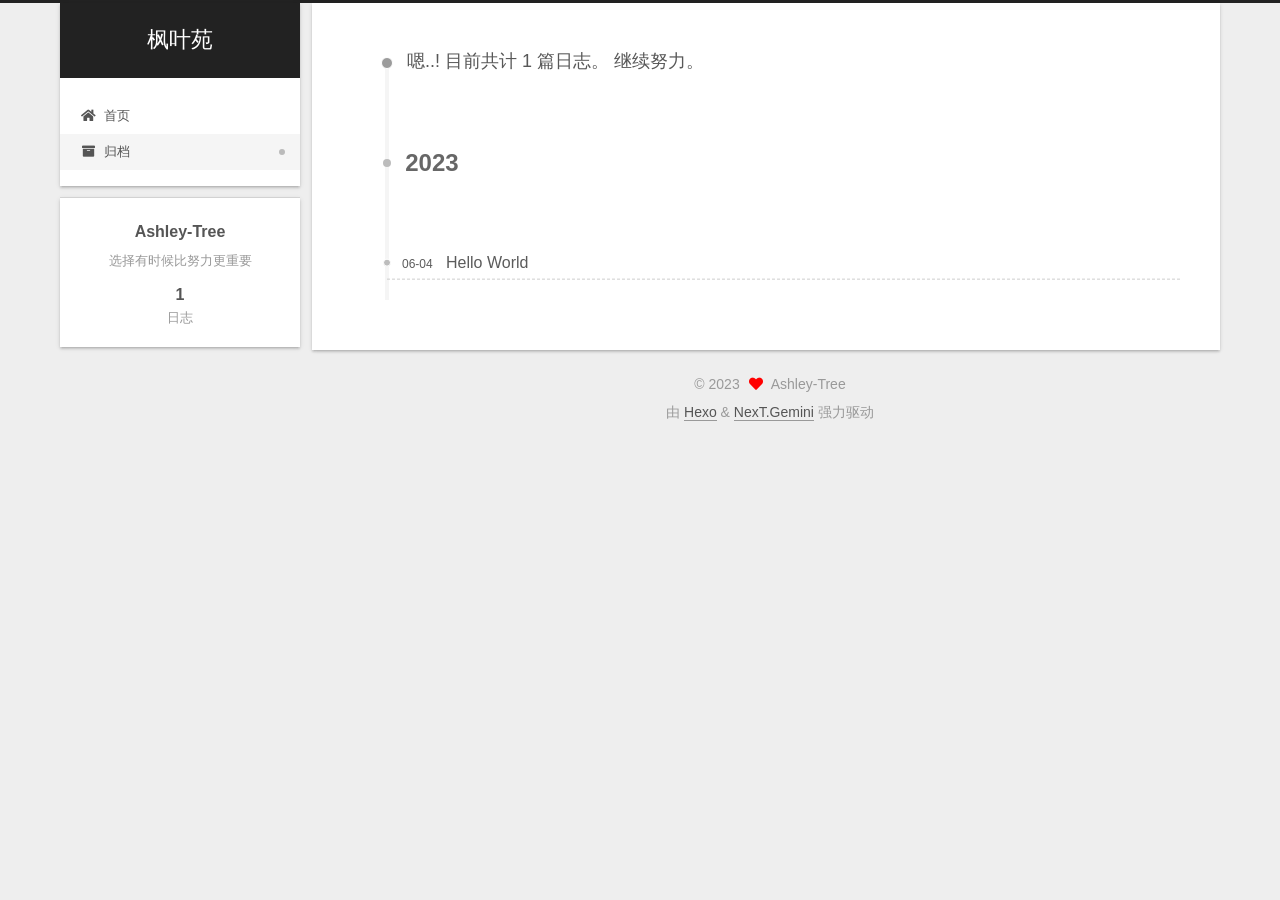
<file: archives/2023/06/index.html>
<!DOCTYPE html>
<html lang="zh-CN">
<head>
  <meta charset="UTF-8">
<meta name="viewport" content="width=device-width, initial-scale=1, maximum-scale=2">
<meta name="theme-color" content="#222">
<meta name="generator" content="Hexo 6.3.0">
  <link rel="apple-touch-icon" sizes="180x180" href="/images/apple-touch-icon-next.png">
  <link rel="icon" type="image/png" sizes="32x32" href="/images/favicon-32x32-next.png">
  <link rel="icon" type="image/png" sizes="16x16" href="/images/favicon-16x16-next.png">
  <link rel="mask-icon" href="/images/logo.svg" color="#222">

<link rel="stylesheet" href="/css/main.css">


<link rel="stylesheet" href="/lib/font-awesome/css/all.min.css">

<script id="hexo-configurations">
    var NexT = window.NexT || {};
    var CONFIG = {"hostname":"example.com","root":"/","scheme":"Gemini","version":"7.8.0","exturl":false,"sidebar":{"position":"left","display":"post","padding":18,"offset":12,"onmobile":false},"copycode":{"enable":false,"show_result":false,"style":null},"back2top":{"enable":true,"sidebar":false,"scrollpercent":false},"bookmark":{"enable":false,"color":"#222","save":"auto"},"fancybox":false,"mediumzoom":false,"lazyload":false,"pangu":false,"comments":{"style":"tabs","active":null,"storage":true,"lazyload":false,"nav":null},"algolia":{"hits":{"per_page":10},"labels":{"input_placeholder":"Search for Posts","hits_empty":"We didn't find any results for the search: ${query}","hits_stats":"${hits} results found in ${time} ms"}},"localsearch":{"enable":false,"trigger":"auto","top_n_per_article":1,"unescape":false,"preload":false},"motion":{"enable":true,"async":false,"transition":{"post_block":"fadeIn","post_header":"slideDownIn","post_body":"slideDownIn","coll_header":"slideLeftIn","sidebar":"slideUpIn"}}};
  </script>

  <meta name="description" content="选择有时候比努力更重要">
<meta property="og:type" content="website">
<meta property="og:title" content="枫叶苑">
<meta property="og:url" content="http://example.com/archives/2023/06/index.html">
<meta property="og:site_name" content="枫叶苑">
<meta property="og:description" content="选择有时候比努力更重要">
<meta property="og:locale" content="zh_CN">
<meta property="article:author" content="Ashley-Tree">
<meta name="twitter:card" content="summary">

<link rel="canonical" href="http://example.com/archives/2023/06/">


<script id="page-configurations">
  // https://hexo.io/docs/variables.html
  CONFIG.page = {
    sidebar: "",
    isHome : false,
    isPost : false,
    lang   : 'zh-CN'
  };
</script>

  <title>归档 | 枫叶苑</title>
  






  <noscript>
  <style>
  .use-motion .brand,
  .use-motion .menu-item,
  .sidebar-inner,
  .use-motion .post-block,
  .use-motion .pagination,
  .use-motion .comments,
  .use-motion .post-header,
  .use-motion .post-body,
  .use-motion .collection-header { opacity: initial; }

  .use-motion .site-title,
  .use-motion .site-subtitle {
    opacity: initial;
    top: initial;
  }

  .use-motion .logo-line-before i { left: initial; }
  .use-motion .logo-line-after i { right: initial; }
  </style>
</noscript>

</head>

<body itemscope itemtype="http://schema.org/WebPage">
  <div class="container use-motion">
    <div class="headband"></div>

    <header class="header" itemscope itemtype="http://schema.org/WPHeader">
      <div class="header-inner"><div class="site-brand-container">
  <div class="site-nav-toggle">
    <div class="toggle" aria-label="切换导航栏">
      <span class="toggle-line toggle-line-first"></span>
      <span class="toggle-line toggle-line-middle"></span>
      <span class="toggle-line toggle-line-last"></span>
    </div>
  </div>

  <div class="site-meta">

    <a href="/" class="brand" rel="start">
      <span class="logo-line-before"><i></i></span>
      <h1 class="site-title">枫叶苑</h1>
      <span class="logo-line-after"><i></i></span>
    </a>
  </div>

  <div class="site-nav-right">
    <div class="toggle popup-trigger">
    </div>
  </div>
</div>




<nav class="site-nav">
  <ul id="menu" class="main-menu menu">
        <li class="menu-item menu-item-home">

    <a href="/" rel="section"><i class="fa fa-home fa-fw"></i>首页</a>

  </li>
        <li class="menu-item menu-item-archives">

    <a href="/archives/" rel="section"><i class="fa fa-archive fa-fw"></i>归档</a>

  </li>
  </ul>
</nav>




</div>
    </header>

    
  <div class="back-to-top">
    <i class="fa fa-arrow-up"></i>
    <span>0%</span>
  </div>


    <main class="main">
      <div class="main-inner">
        <div class="content-wrap">
          

          <div class="content archive">
            

  
  
  
  <div class="post-block">
    <div class="posts-collapse">
      <div class="collection-title">
        <span class="collection-header">嗯..! 目前共计 1 篇日志。 继续努力。</span>
      </div>

      
    <div class="collection-year">
      <span class="collection-header">2023</span>
    </div>

  <article itemscope itemtype="http://schema.org/Article">
    <header class="post-header">

      <div class="post-meta">
        <time itemprop="dateCreated"
              datetime="2023-06-04T20:37:57+08:00"
              content="2023-06-04">
          06-04
        </time>
      </div>

      <div class="post-title">
          <a class="post-title-link" href="/2023/06/04/hello-world/" itemprop="url">
            <span itemprop="name">Hello World</span>
          </a>
      </div>

    </header>
  </article>


    </div>
  </div>
  
  
  

  



          </div>
          

<script>
  window.addEventListener('tabs:register', () => {
    let { activeClass } = CONFIG.comments;
    if (CONFIG.comments.storage) {
      activeClass = localStorage.getItem('comments_active') || activeClass;
    }
    if (activeClass) {
      let activeTab = document.querySelector(`a[href="#comment-${activeClass}"]`);
      if (activeTab) {
        activeTab.click();
      }
    }
  });
  if (CONFIG.comments.storage) {
    window.addEventListener('tabs:click', event => {
      if (!event.target.matches('.tabs-comment .tab-content .tab-pane')) return;
      let commentClass = event.target.classList[1];
      localStorage.setItem('comments_active', commentClass);
    });
  }
</script>

        </div>
          
  
  <div class="toggle sidebar-toggle">
    <span class="toggle-line toggle-line-first"></span>
    <span class="toggle-line toggle-line-middle"></span>
    <span class="toggle-line toggle-line-last"></span>
  </div>

  <aside class="sidebar">
    <div class="sidebar-inner">

      <ul class="sidebar-nav motion-element">
        <li class="sidebar-nav-toc">
          文章目录
        </li>
        <li class="sidebar-nav-overview">
          站点概览
        </li>
      </ul>

      <!--noindex-->
      <div class="post-toc-wrap sidebar-panel">
      </div>
      <!--/noindex-->

      <div class="site-overview-wrap sidebar-panel">
        <div class="site-author motion-element" itemprop="author" itemscope itemtype="http://schema.org/Person">
  <p class="site-author-name" itemprop="name">Ashley-Tree</p>
  <div class="site-description" itemprop="description">选择有时候比努力更重要</div>
</div>
<div class="site-state-wrap motion-element">
  <nav class="site-state">
      <div class="site-state-item site-state-posts">
          <a href="/archives/">
        
          <span class="site-state-item-count">1</span>
          <span class="site-state-item-name">日志</span>
        </a>
      </div>
  </nav>
</div>



      </div>

    </div>
  </aside>
  <div id="sidebar-dimmer"></div>


      </div>
    </main>

    <footer class="footer">
      <div class="footer-inner">
        

        

<div class="copyright">
  
  &copy; 
  <span itemprop="copyrightYear">2023</span>
  <span class="with-love">
    <i class="fa fa-heart"></i>
  </span>
  <span class="author" itemprop="copyrightHolder">Ashley-Tree</span>
</div>
  <div class="powered-by">由 <a href="https://hexo.io/" class="theme-link" rel="noopener" target="_blank">Hexo</a> & <a href="https://theme-next.org/" class="theme-link" rel="noopener" target="_blank">NexT.Gemini</a> 强力驱动
  </div>

        








      </div>
    </footer>
  </div>

  
  <script src="/lib/anime.min.js"></script>
  <script src="/lib/velocity/velocity.min.js"></script>
  <script src="/lib/velocity/velocity.ui.min.js"></script>

<script src="/js/utils.js"></script>

<script src="/js/motion.js"></script>


<script src="/js/schemes/pisces.js"></script>


<script src="/js/next-boot.js"></script>




  















  

  

</body>
</html>
</file>
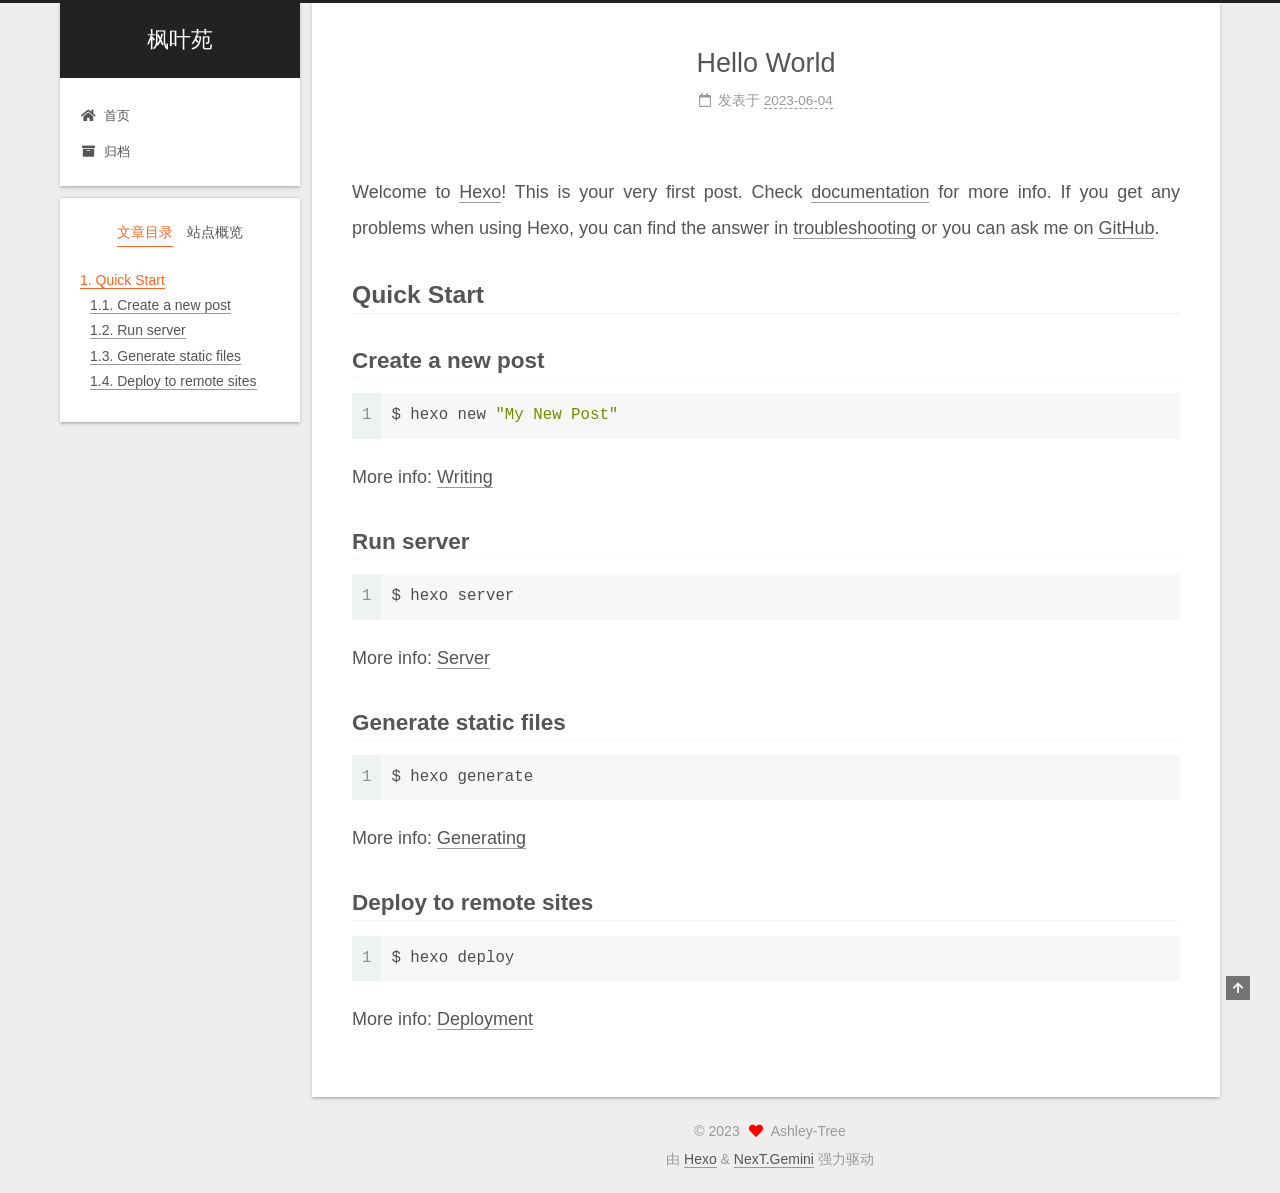
<file: 2023/06/04/hello-world/index.html>
<!DOCTYPE html>
<html lang="zh-CN">
<head>
  <meta charset="UTF-8">
<meta name="viewport" content="width=device-width, initial-scale=1, maximum-scale=2">
<meta name="theme-color" content="#222">
<meta name="generator" content="Hexo 6.3.0">
  <link rel="apple-touch-icon" sizes="180x180" href="/images/apple-touch-icon-next.png">
  <link rel="icon" type="image/png" sizes="32x32" href="/images/favicon-32x32-next.png">
  <link rel="icon" type="image/png" sizes="16x16" href="/images/favicon-16x16-next.png">
  <link rel="mask-icon" href="/images/logo.svg" color="#222">

<link rel="stylesheet" href="/css/main.css">


<link rel="stylesheet" href="/lib/font-awesome/css/all.min.css">

<script id="hexo-configurations">
    var NexT = window.NexT || {};
    var CONFIG = {"hostname":"example.com","root":"/","scheme":"Gemini","version":"7.8.0","exturl":false,"sidebar":{"position":"left","display":"post","padding":18,"offset":12,"onmobile":false},"copycode":{"enable":false,"show_result":false,"style":null},"back2top":{"enable":true,"sidebar":false,"scrollpercent":false},"bookmark":{"enable":false,"color":"#222","save":"auto"},"fancybox":false,"mediumzoom":false,"lazyload":false,"pangu":false,"comments":{"style":"tabs","active":null,"storage":true,"lazyload":false,"nav":null},"algolia":{"hits":{"per_page":10},"labels":{"input_placeholder":"Search for Posts","hits_empty":"We didn't find any results for the search: ${query}","hits_stats":"${hits} results found in ${time} ms"}},"localsearch":{"enable":false,"trigger":"auto","top_n_per_article":1,"unescape":false,"preload":false},"motion":{"enable":true,"async":false,"transition":{"post_block":"fadeIn","post_header":"slideDownIn","post_body":"slideDownIn","coll_header":"slideLeftIn","sidebar":"slideUpIn"}}};
  </script>

  <meta name="description" content="Welcome to Hexo! This is your very first post. Check documentation for more info. If you get any problems when using Hexo, you can find the answer in troubleshooting or you can ask me on GitHub. Quick">
<meta property="og:type" content="article">
<meta property="og:title" content="Hello World">
<meta property="og:url" content="http://example.com/2023/06/04/hello-world/index.html">
<meta property="og:site_name" content="枫叶苑">
<meta property="og:description" content="Welcome to Hexo! This is your very first post. Check documentation for more info. If you get any problems when using Hexo, you can find the answer in troubleshooting or you can ask me on GitHub. Quick">
<meta property="og:locale" content="zh_CN">
<meta property="article:published_time" content="2023-06-04T12:37:57.099Z">
<meta property="article:modified_time" content="2023-06-04T12:37:57.099Z">
<meta property="article:author" content="Ashley-Tree">
<meta name="twitter:card" content="summary">

<link rel="canonical" href="http://example.com/2023/06/04/hello-world/">


<script id="page-configurations">
  // https://hexo.io/docs/variables.html
  CONFIG.page = {
    sidebar: "",
    isHome : false,
    isPost : true,
    lang   : 'zh-CN'
  };
</script>

  <title>Hello World | 枫叶苑</title>
  






  <noscript>
  <style>
  .use-motion .brand,
  .use-motion .menu-item,
  .sidebar-inner,
  .use-motion .post-block,
  .use-motion .pagination,
  .use-motion .comments,
  .use-motion .post-header,
  .use-motion .post-body,
  .use-motion .collection-header { opacity: initial; }

  .use-motion .site-title,
  .use-motion .site-subtitle {
    opacity: initial;
    top: initial;
  }

  .use-motion .logo-line-before i { left: initial; }
  .use-motion .logo-line-after i { right: initial; }
  </style>
</noscript>

</head>

<body itemscope itemtype="http://schema.org/WebPage">
  <div class="container use-motion">
    <div class="headband"></div>

    <header class="header" itemscope itemtype="http://schema.org/WPHeader">
      <div class="header-inner"><div class="site-brand-container">
  <div class="site-nav-toggle">
    <div class="toggle" aria-label="切换导航栏">
      <span class="toggle-line toggle-line-first"></span>
      <span class="toggle-line toggle-line-middle"></span>
      <span class="toggle-line toggle-line-last"></span>
    </div>
  </div>

  <div class="site-meta">

    <a href="/" class="brand" rel="start">
      <span class="logo-line-before"><i></i></span>
      <h1 class="site-title">枫叶苑</h1>
      <span class="logo-line-after"><i></i></span>
    </a>
  </div>

  <div class="site-nav-right">
    <div class="toggle popup-trigger">
    </div>
  </div>
</div>




<nav class="site-nav">
  <ul id="menu" class="main-menu menu">
        <li class="menu-item menu-item-home">

    <a href="/" rel="section"><i class="fa fa-home fa-fw"></i>首页</a>

  </li>
        <li class="menu-item menu-item-archives">

    <a href="/archives/" rel="section"><i class="fa fa-archive fa-fw"></i>归档</a>

  </li>
  </ul>
</nav>




</div>
    </header>

    
  <div class="back-to-top">
    <i class="fa fa-arrow-up"></i>
    <span>0%</span>
  </div>


    <main class="main">
      <div class="main-inner">
        <div class="content-wrap">
          

          <div class="content post posts-expand">
            

    
  
  
  <article itemscope itemtype="http://schema.org/Article" class="post-block" lang="zh-CN">
    <link itemprop="mainEntityOfPage" href="http://example.com/2023/06/04/hello-world/">

    <span hidden itemprop="author" itemscope itemtype="http://schema.org/Person">
      <meta itemprop="image" content="/images/avatar.gif">
      <meta itemprop="name" content="Ashley-Tree">
      <meta itemprop="description" content="选择有时候比努力更重要">
    </span>

    <span hidden itemprop="publisher" itemscope itemtype="http://schema.org/Organization">
      <meta itemprop="name" content="枫叶苑">
    </span>
      <header class="post-header">
        <h1 class="post-title" itemprop="name headline">
          Hello World
        </h1>

        <div class="post-meta">
            <span class="post-meta-item">
              <span class="post-meta-item-icon">
                <i class="far fa-calendar"></i>
              </span>
              <span class="post-meta-item-text">发表于</span>

              <time title="创建时间：2023-06-04 20:37:57" itemprop="dateCreated datePublished" datetime="2023-06-04T20:37:57+08:00">2023-06-04</time>
            </span>

          

        </div>
      </header>

    
    
    
    <div class="post-body" itemprop="articleBody">

      
        <p>Welcome to <a target="_blank" rel="noopener" href="https://hexo.io/">Hexo</a>! This is your very first post. Check <a target="_blank" rel="noopener" href="https://hexo.io/docs/">documentation</a> for more info. If you get any problems when using Hexo, you can find the answer in <a target="_blank" rel="noopener" href="https://hexo.io/docs/troubleshooting.html">troubleshooting</a> or you can ask me on <a target="_blank" rel="noopener" href="https://github.com/hexojs/hexo/issues">GitHub</a>.</p>
<h2 id="Quick-Start"><a href="#Quick-Start" class="headerlink" title="Quick Start"></a>Quick Start</h2><h3 id="Create-a-new-post"><a href="#Create-a-new-post" class="headerlink" title="Create a new post"></a>Create a new post</h3><figure class="highlight bash"><table><tr><td class="gutter"><pre><span class="line">1</span><br></pre></td><td class="code"><pre><span class="line">$ hexo new <span class="string">&quot;My New Post&quot;</span></span><br></pre></td></tr></table></figure>

<p>More info: <a target="_blank" rel="noopener" href="https://hexo.io/docs/writing.html">Writing</a></p>
<h3 id="Run-server"><a href="#Run-server" class="headerlink" title="Run server"></a>Run server</h3><figure class="highlight bash"><table><tr><td class="gutter"><pre><span class="line">1</span><br></pre></td><td class="code"><pre><span class="line">$ hexo server</span><br></pre></td></tr></table></figure>

<p>More info: <a target="_blank" rel="noopener" href="https://hexo.io/docs/server.html">Server</a></p>
<h3 id="Generate-static-files"><a href="#Generate-static-files" class="headerlink" title="Generate static files"></a>Generate static files</h3><figure class="highlight bash"><table><tr><td class="gutter"><pre><span class="line">1</span><br></pre></td><td class="code"><pre><span class="line">$ hexo generate</span><br></pre></td></tr></table></figure>

<p>More info: <a target="_blank" rel="noopener" href="https://hexo.io/docs/generating.html">Generating</a></p>
<h3 id="Deploy-to-remote-sites"><a href="#Deploy-to-remote-sites" class="headerlink" title="Deploy to remote sites"></a>Deploy to remote sites</h3><figure class="highlight bash"><table><tr><td class="gutter"><pre><span class="line">1</span><br></pre></td><td class="code"><pre><span class="line">$ hexo deploy</span><br></pre></td></tr></table></figure>

<p>More info: <a target="_blank" rel="noopener" href="https://hexo.io/docs/one-command-deployment.html">Deployment</a></p>

    </div>

    
    
    

      <footer class="post-footer">

        


        
      </footer>
    
  </article>
  
  
  



          </div>
          

<script>
  window.addEventListener('tabs:register', () => {
    let { activeClass } = CONFIG.comments;
    if (CONFIG.comments.storage) {
      activeClass = localStorage.getItem('comments_active') || activeClass;
    }
    if (activeClass) {
      let activeTab = document.querySelector(`a[href="#comment-${activeClass}"]`);
      if (activeTab) {
        activeTab.click();
      }
    }
  });
  if (CONFIG.comments.storage) {
    window.addEventListener('tabs:click', event => {
      if (!event.target.matches('.tabs-comment .tab-content .tab-pane')) return;
      let commentClass = event.target.classList[1];
      localStorage.setItem('comments_active', commentClass);
    });
  }
</script>

        </div>
          
  
  <div class="toggle sidebar-toggle">
    <span class="toggle-line toggle-line-first"></span>
    <span class="toggle-line toggle-line-middle"></span>
    <span class="toggle-line toggle-line-last"></span>
  </div>

  <aside class="sidebar">
    <div class="sidebar-inner">

      <ul class="sidebar-nav motion-element">
        <li class="sidebar-nav-toc">
          文章目录
        </li>
        <li class="sidebar-nav-overview">
          站点概览
        </li>
      </ul>

      <!--noindex-->
      <div class="post-toc-wrap sidebar-panel">
          <div class="post-toc motion-element"><ol class="nav"><li class="nav-item nav-level-2"><a class="nav-link" href="#Quick-Start"><span class="nav-number">1.</span> <span class="nav-text">Quick Start</span></a><ol class="nav-child"><li class="nav-item nav-level-3"><a class="nav-link" href="#Create-a-new-post"><span class="nav-number">1.1.</span> <span class="nav-text">Create a new post</span></a></li><li class="nav-item nav-level-3"><a class="nav-link" href="#Run-server"><span class="nav-number">1.2.</span> <span class="nav-text">Run server</span></a></li><li class="nav-item nav-level-3"><a class="nav-link" href="#Generate-static-files"><span class="nav-number">1.3.</span> <span class="nav-text">Generate static files</span></a></li><li class="nav-item nav-level-3"><a class="nav-link" href="#Deploy-to-remote-sites"><span class="nav-number">1.4.</span> <span class="nav-text">Deploy to remote sites</span></a></li></ol></li></ol></div>
      </div>
      <!--/noindex-->

      <div class="site-overview-wrap sidebar-panel">
        <div class="site-author motion-element" itemprop="author" itemscope itemtype="http://schema.org/Person">
  <p class="site-author-name" itemprop="name">Ashley-Tree</p>
  <div class="site-description" itemprop="description">选择有时候比努力更重要</div>
</div>
<div class="site-state-wrap motion-element">
  <nav class="site-state">
      <div class="site-state-item site-state-posts">
          <a href="/archives/">
        
          <span class="site-state-item-count">1</span>
          <span class="site-state-item-name">日志</span>
        </a>
      </div>
  </nav>
</div>



      </div>

    </div>
  </aside>
  <div id="sidebar-dimmer"></div>


      </div>
    </main>

    <footer class="footer">
      <div class="footer-inner">
        

        

<div class="copyright">
  
  &copy; 
  <span itemprop="copyrightYear">2023</span>
  <span class="with-love">
    <i class="fa fa-heart"></i>
  </span>
  <span class="author" itemprop="copyrightHolder">Ashley-Tree</span>
</div>
  <div class="powered-by">由 <a href="https://hexo.io/" class="theme-link" rel="noopener" target="_blank">Hexo</a> & <a href="https://theme-next.org/" class="theme-link" rel="noopener" target="_blank">NexT.Gemini</a> 强力驱动
  </div>

        








      </div>
    </footer>
  </div>

  
  <script src="/lib/anime.min.js"></script>
  <script src="/lib/velocity/velocity.min.js"></script>
  <script src="/lib/velocity/velocity.ui.min.js"></script>

<script src="/js/utils.js"></script>

<script src="/js/motion.js"></script>


<script src="/js/schemes/pisces.js"></script>


<script src="/js/next-boot.js"></script>




  















  

  

</body>
</html>
</file>
<file: css/main.css>
:root {
  --body-bg-color: #eee;
  --content-bg-color: #fff;
  --card-bg-color: #f5f5f5;
  --text-color: #555;
  --blockquote-color: #666;
  --link-color: #555;
  --link-hover-color: #222;
  --brand-color: #fff;
  --brand-hover-color: #fff;
  --table-row-odd-bg-color: #f9f9f9;
  --table-row-hover-bg-color: #f5f5f5;
  --menu-item-bg-color: #f5f5f5;
  --btn-default-bg: #fff;
  --btn-default-color: #555;
  --btn-default-border-color: #555;
  --btn-default-hover-bg: #222;
  --btn-default-hover-color: #fff;
  --btn-default-hover-border-color: #222;
}
html {
  line-height: 1.15; /* 1 */
  -webkit-text-size-adjust: 100%; /* 2 */
}
body {
  margin: 0;
}
main {
  display: block;
}
h1 {
  font-size: 2em;
  margin: 0.67em 0;
}
hr {
  box-sizing: content-box; /* 1 */
  height: 0; /* 1 */
  overflow: visible; /* 2 */
}
pre {
  font-family: monospace, monospace; /* 1 */
  font-size: 1em; /* 2 */
}
a {
  background: transparent;
}
abbr[title] {
  border-bottom: none; /* 1 */
  text-decoration: underline; /* 2 */
  text-decoration: underline dotted; /* 2 */
}
b,
strong {
  font-weight: bolder;
}
code,
kbd,
samp {
  font-family: monospace, monospace; /* 1 */
  font-size: 1em; /* 2 */
}
small {
  font-size: 80%;
}
sub,
sup {
  font-size: 75%;
  line-height: 0;
  position: relative;
  vertical-align: baseline;
}
sub {
  bottom: -0.25em;
}
sup {
  top: -0.5em;
}
img {
  border-style: none;
}
button,
input,
optgroup,
select,
textarea {
  font-family: inherit; /* 1 */
  font-size: 100%; /* 1 */
  line-height: 1.15; /* 1 */
  margin: 0; /* 2 */
}
button,
input {
/* 1 */
  overflow: visible;
}
button,
select {
/* 1 */
  text-transform: none;
}
button,
[type='button'],
[type='reset'],
[type='submit'] {
  -webkit-appearance: button;
}
button::-moz-focus-inner,
[type='button']::-moz-focus-inner,
[type='reset']::-moz-focus-inner,
[type='submit']::-moz-focus-inner {
  border-style: none;
  padding: 0;
}
button:-moz-focusring,
[type='button']:-moz-focusring,
[type='reset']:-moz-focusring,
[type='submit']:-moz-focusring {
  outline: 1px dotted ButtonText;
}
fieldset {
  padding: 0.35em 0.75em 0.625em;
}
legend {
  box-sizing: border-box; /* 1 */
  color: inherit; /* 2 */
  display: table; /* 1 */
  max-width: 100%; /* 1 */
  padding: 0; /* 3 */
  white-space: normal; /* 1 */
}
progress {
  vertical-align: baseline;
}
textarea {
  overflow: auto;
}
[type='checkbox'],
[type='radio'] {
  box-sizing: border-box; /* 1 */
  padding: 0; /* 2 */
}
[type='number']::-webkit-inner-spin-button,
[type='number']::-webkit-outer-spin-button {
  height: auto;
}
[type='search'] {
  outline-offset: -2px; /* 2 */
  -webkit-appearance: textfield; /* 1 */
}
[type='search']::-webkit-search-decoration {
  -webkit-appearance: none;
}
::-webkit-file-upload-button {
  font: inherit; /* 2 */
  -webkit-appearance: button; /* 1 */
}
details {
  display: block;
}
summary {
  display: list-item;
}
template {
  display: none;
}
[hidden] {
  display: none;
}
::selection {
  background: #262a30;
  color: #eee;
}
html,
body {
  height: 100%;
}
body {
  background: var(--body-bg-color);
  color: var(--text-color);
  font-family: 'Lato', "PingFang SC", "Microsoft YaHei", sans-serif;
  font-size: 1em;
  line-height: 2;
}
@media (max-width: 991px) {
  body {
    padding-left: 0 !important;
    padding-right: 0 !important;
  }
}
h1,
h2,
h3,
h4,
h5,
h6 {
  font-family: 'Lato', "PingFang SC", "Microsoft YaHei", sans-serif;
  font-weight: bold;
  line-height: 1.5;
  margin: 20px 0 15px;
}
h1 {
  font-size: 1.5em;
}
h2 {
  font-size: 1.375em;
}
h3 {
  font-size: 1.25em;
}
h4 {
  font-size: 1.125em;
}
h5 {
  font-size: 1em;
}
h6 {
  font-size: 0.875em;
}
p {
  margin: 0 0 20px 0;
}
a,
span.exturl {
  border-bottom: 1px solid #999;
  color: var(--link-color);
  outline: 0;
  text-decoration: none;
  overflow-wrap: break-word;
  word-wrap: break-word;
  cursor: pointer;
}
a:hover,
span.exturl:hover {
  border-bottom-color: var(--link-hover-color);
  color: var(--link-hover-color);
}
iframe,
img,
video {
  display: block;
  margin-left: auto;
  margin-right: auto;
  max-width: 100%;
}
hr {
  background-image: repeating-linear-gradient(-45deg, #ddd, #ddd 4px, transparent 4px, transparent 8px);
  border: 0;
  height: 3px;
  margin: 40px 0;
}
blockquote {
  border-left: 4px solid #ddd;
  color: var(--blockquote-color);
  margin: 0;
  padding: 0 15px;
}
blockquote cite::before {
  content: '-';
  padding: 0 5px;
}
dt {
  font-weight: bold;
}
dd {
  margin: 0;
  padding: 0;
}
kbd {
  background-color: #f5f5f5;
  background-image: linear-gradient(#eee, #fff, #eee);
  border: 1px solid #ccc;
  border-radius: 0.2em;
  box-shadow: 0.1em 0.1em 0.2em rgba(0,0,0,0.1);
  color: #555;
  font-family: inherit;
  padding: 0.1em 0.3em;
  white-space: nowrap;
}
.table-container {
  overflow: auto;
}
table {
  border-collapse: collapse;
  border-spacing: 0;
  font-size: 0.875em;
  margin: 0 0 20px 0;
  width: 100%;
}
tbody tr:nth-of-type(odd) {
  background: var(--table-row-odd-bg-color);
}
tbody tr:hover {
  background: var(--table-row-hover-bg-color);
}
caption,
th,
td {
  font-weight: normal;
  padding: 8px;
  vertical-align: middle;
}
th,
td {
  border: 1px solid #ddd;
  border-bottom: 3px solid #ddd;
}
th {
  font-weight: 700;
  padding-bottom: 10px;
}
td {
  border-bottom-width: 1px;
}
.btn {
  background: var(--btn-default-bg);
  border: 2px solid var(--btn-default-border-color);
  border-radius: 2px;
  color: var(--btn-default-color);
  display: inline-block;
  font-size: 0.875em;
  line-height: 2;
  padding: 0 20px;
  text-decoration: none;
  transition-property: background-color;
  transition-delay: 0s;
  transition-duration: 0.2s;
  transition-timing-function: ease-in-out;
}
.btn:hover {
  background: var(--btn-default-hover-bg);
  border-color: var(--btn-default-hover-border-color);
  color: var(--btn-default-hover-color);
}
.btn + .btn {
  margin: 0 0 8px 8px;
}
.btn .fa-fw {
  text-align: left;
  width: 1.285714285714286em;
}
.toggle {
  line-height: 0;
}
.toggle .toggle-line {
  background: #fff;
  display: inline-block;
  height: 2px;
  left: 0;
  position: relative;
  top: 0;
  transition: all 0.4s;
  vertical-align: top;
  width: 100%;
}
.toggle .toggle-line:not(:first-child) {
  margin-top: 3px;
}
.toggle.toggle-arrow .toggle-line-first {
  left: 50%;
  top: 2px;
  transform: rotate(45deg);
  width: 50%;
}
.toggle.toggle-arrow .toggle-line-middle {
  left: 2px;
  width: 90%;
}
.toggle.toggle-arrow .toggle-line-last {
  left: 50%;
  top: -2px;
  transform: rotate(-45deg);
  width: 50%;
}
.toggle.toggle-close .toggle-line-first {
  transform: rotate(-45deg);
  top: 5px;
}
.toggle.toggle-close .toggle-line-middle {
  opacity: 0;
}
.toggle.toggle-close .toggle-line-last {
  transform: rotate(45deg);
  top: -5px;
}
.highlight,
pre {
  background: #f7f7f7;
  color: #4d4d4c;
  line-height: 1.6;
  margin: 0 auto 20px;
}
pre,
code {
  font-family: consolas, Menlo, monospace, "PingFang SC", "Microsoft YaHei";
}
code {
  background: #eee;
  border-radius: 3px;
  color: #555;
  padding: 2px 4px;
  overflow-wrap: break-word;
  word-wrap: break-word;
}
.highlight *::selection {
  background: #d6d6d6;
}
.highlight pre {
  border: 0;
  margin: 0;
  padding: 10px 0;
}
.highlight table {
  border: 0;
  margin: 0;
  width: auto;
}
.highlight td {
  border: 0;
  padding: 0;
}
.highlight figcaption {
  background: #eff2f3;
  color: #4d4d4c;
  display: flex;
  font-size: 0.875em;
  justify-content: space-between;
  line-height: 1.2;
  padding: 0.5em;
}
.highlight figcaption a {
  color: #4d4d4c;
}
.highlight figcaption a:hover {
  border-bottom-color: #4d4d4c;
}
.highlight .gutter {
  -moz-user-select: none;
  -ms-user-select: none;
  -webkit-user-select: none;
  user-select: none;
}
.highlight .gutter pre {
  background: #eff2f3;
  color: #869194;
  padding-left: 10px;
  padding-right: 10px;
  text-align: right;
}
.highlight .code pre {
  background: #f7f7f7;
  padding-left: 10px;
  width: 100%;
}
.gist table {
  width: auto;
}
.gist table td {
  border: 0;
}
pre {
  overflow: auto;
  padding: 10px;
}
pre code {
  background: none;
  color: #4d4d4c;
  font-size: 0.875em;
  padding: 0;
  text-shadow: none;
}
pre .deletion {
  background: #fdd;
}
pre .addition {
  background: #dfd;
}
pre .meta {
  color: #eab700;
  -moz-user-select: none;
  -ms-user-select: none;
  -webkit-user-select: none;
  user-select: none;
}
pre .comment {
  color: #8e908c;
}
pre .variable,
pre .attribute,
pre .tag,
pre .name,
pre .regexp,
pre .ruby .constant,
pre .xml .tag .title,
pre .xml .pi,
pre .xml .doctype,
pre .html .doctype,
pre .css .id,
pre .css .class,
pre .css .pseudo {
  color: #c82829;
}
pre .number,
pre .preprocessor,
pre .built_in,
pre .builtin-name,
pre .literal,
pre .params,
pre .constant,
pre .command {
  color: #f5871f;
}
pre .ruby .class .title,
pre .css .rules .attribute,
pre .string,
pre .symbol,
pre .value,
pre .inheritance,
pre .header,
pre .ruby .symbol,
pre .xml .cdata,
pre .special,
pre .formula {
  color: #718c00;
}
pre .title,
pre .css .hexcolor {
  color: #3e999f;
}
pre .function,
pre .python .decorator,
pre .python .title,
pre .ruby .function .title,
pre .ruby .title .keyword,
pre .perl .sub,
pre .javascript .title,
pre .coffeescript .title {
  color: #4271ae;
}
pre .keyword,
pre .javascript .function {
  color: #8959a8;
}
.blockquote-center {
  border-left: none;
  margin: 40px 0;
  padding: 0;
  position: relative;
  text-align: center;
}
.blockquote-center .fa {
  display: block;
  opacity: 0.6;
  position: absolute;
  width: 100%;
}
.blockquote-center .fa-quote-left {
  border-top: 1px solid #ccc;
  text-align: left;
  top: -20px;
}
.blockquote-center .fa-quote-right {
  border-bottom: 1px solid #ccc;
  text-align: right;
  bottom: -20px;
}
.blockquote-center p,
.blockquote-center div {
  text-align: center;
}
.post-body .group-picture img {
  margin: 0 auto;
  padding: 0 3px;
}
.group-picture-row {
  margin-bottom: 6px;
  overflow: hidden;
}
.group-picture-column {
  float: left;
  margin-bottom: 10px;
}
.post-body .label {
  color: #555;
  display: inline;
  padding: 0 2px;
}
.post-body .label.default {
  background: #f0f0f0;
}
.post-body .label.primary {
  background: #efe6f7;
}
.post-body .label.info {
  background: #e5f2f8;
}
.post-body .label.success {
  background: #e7f4e9;
}
.post-body .label.warning {
  background: #fcf6e1;
}
.post-body .label.danger {
  background: #fae8eb;
}
.post-body .tabs {
  margin-bottom: 20px;
}
.post-body .tabs,
.tabs-comment {
  display: block;
  padding-top: 10px;
  position: relative;
}
.post-body .tabs ul.nav-tabs,
.tabs-comment ul.nav-tabs {
  display: flex;
  flex-wrap: wrap;
  margin: 0;
  margin-bottom: -1px;
  padding: 0;
}
@media (max-width: 413px) {
  .post-body .tabs ul.nav-tabs,
  .tabs-comment ul.nav-tabs {
    display: block;
    margin-bottom: 5px;
  }
}
.post-body .tabs ul.nav-tabs li.tab,
.tabs-comment ul.nav-tabs li.tab {
  border-bottom: 1px solid #ddd;
  border-left: 1px solid transparent;
  border-right: 1px solid transparent;
  border-top: 3px solid transparent;
  flex-grow: 1;
  list-style-type: none;
  border-radius: 0 0 0 0;
}
@media (max-width: 413px) {
  .post-body .tabs ul.nav-tabs li.tab,
  .tabs-comment ul.nav-tabs li.tab {
    border-bottom: 1px solid transparent;
    border-left: 3px solid transparent;
    border-right: 1px solid transparent;
    border-top: 1px solid transparent;
  }
}
@media (max-width: 413px) {
  .post-body .tabs ul.nav-tabs li.tab,
  .tabs-comment ul.nav-tabs li.tab {
    border-radius: 0;
  }
}
.post-body .tabs ul.nav-tabs li.tab a,
.tabs-comment ul.nav-tabs li.tab a {
  border-bottom: initial;
  display: block;
  line-height: 1.8;
  outline: 0;
  padding: 0.25em 0.75em;
  text-align: center;
  transition-delay: 0s;
  transition-duration: 0.2s;
  transition-timing-function: ease-out;
}
.post-body .tabs ul.nav-tabs li.tab a i,
.tabs-comment ul.nav-tabs li.tab a i {
  width: 1.285714285714286em;
}
.post-body .tabs ul.nav-tabs li.tab.active,
.tabs-comment ul.nav-tabs li.tab.active {
  border-bottom: 1px solid transparent;
  border-left: 1px solid #ddd;
  border-right: 1px solid #ddd;
  border-top: 3px solid #fc6423;
}
@media (max-width: 413px) {
  .post-body .tabs ul.nav-tabs li.tab.active,
  .tabs-comment ul.nav-tabs li.tab.active {
    border-bottom: 1px solid #ddd;
    border-left: 3px solid #fc6423;
    border-right: 1px solid #ddd;
    border-top: 1px solid #ddd;
  }
}
.post-body .tabs ul.nav-tabs li.tab.active a,
.tabs-comment ul.nav-tabs li.tab.active a {
  color: var(--link-color);
  cursor: default;
}
.post-body .tabs .tab-content .tab-pane,
.tabs-comment .tab-content .tab-pane {
  border: 1px solid #ddd;
  border-top: 0;
  padding: 20px 20px 0 20px;
  border-radius: 0;
}
.post-body .tabs .tab-content .tab-pane:not(.active),
.tabs-comment .tab-content .tab-pane:not(.active) {
  display: none;
}
.post-body .tabs .tab-content .tab-pane.active,
.tabs-comment .tab-content .tab-pane.active {
  display: block;
}
.post-body .tabs .tab-content .tab-pane.active:nth-of-type(1),
.tabs-comment .tab-content .tab-pane.active:nth-of-type(1) {
  border-radius: 0 0 0 0;
}
@media (max-width: 413px) {
  .post-body .tabs .tab-content .tab-pane.active:nth-of-type(1),
  .tabs-comment .tab-content .tab-pane.active:nth-of-type(1) {
    border-radius: 0;
  }
}
.post-body .note {
  border-radius: 3px;
  margin-bottom: 20px;
  padding: 1em;
  position: relative;
  border: 1px solid #eee;
  border-left-width: 5px;
}
.post-body .note h2,
.post-body .note h3,
.post-body .note h4,
.post-body .note h5,
.post-body .note h6 {
  margin-top: 0;
  border-bottom: initial;
  margin-bottom: 0;
  padding-top: 0;
}
.post-body .note p:first-child,
.post-body .note ul:first-child,
.post-body .note ol:first-child,
.post-body .note table:first-child,
.post-body .note pre:first-child,
.post-body .note blockquote:first-child,
.post-body .note img:first-child {
  margin-top: 0;
}
.post-body .note p:last-child,
.post-body .note ul:last-child,
.post-body .note ol:last-child,
.post-body .note table:last-child,
.post-body .note pre:last-child,
.post-body .note blockquote:last-child,
.post-body .note img:last-child {
  margin-bottom: 0;
}
.post-body .note.default {
  border-left-color: #777;
}
.post-body .note.default h2,
.post-body .note.default h3,
.post-body .note.default h4,
.post-body .note.default h5,
.post-body .note.default h6 {
  color: #777;
}
.post-body .note.primary {
  border-left-color: #6f42c1;
}
.post-body .note.primary h2,
.post-body .note.primary h3,
.post-body .note.primary h4,
.post-body .note.primary h5,
.post-body .note.primary h6 {
  color: #6f42c1;
}
.post-body .note.info {
  border-left-color: #428bca;
}
.post-body .note.info h2,
.post-body .note.info h3,
.post-body .note.info h4,
.post-body .note.info h5,
.post-body .note.info h6 {
  color: #428bca;
}
.post-body .note.success {
  border-left-color: #5cb85c;
}
.post-body .note.success h2,
.post-body .note.success h3,
.post-body .note.success h4,
.post-body .note.success h5,
.post-body .note.success h6 {
  color: #5cb85c;
}
.post-body .note.warning {
  border-left-color: #f0ad4e;
}
.post-body .note.warning h2,
.post-body .note.warning h3,
.post-body .note.warning h4,
.post-body .note.warning h5,
.post-body .note.warning h6 {
  color: #f0ad4e;
}
.post-body .note.danger {
  border-left-color: #d9534f;
}
.post-body .note.danger h2,
.post-body .note.danger h3,
.post-body .note.danger h4,
.post-body .note.danger h5,
.post-body .note.danger h6 {
  color: #d9534f;
}
.pagination .prev,
.pagination .next,
.pagination .page-number,
.pagination .space {
  display: inline-block;
  margin: 0 10px;
  padding: 0 11px;
  position: relative;
  top: -1px;
}
@media (max-width: 767px) {
  .pagination .prev,
  .pagination .next,
  .pagination .page-number,
  .pagination .space {
    margin: 0 5px;
  }
}
.pagination {
  border-top: 1px solid #eee;
  margin: 120px 0 0;
  text-align: center;
}
.pagination .prev,
.pagination .next,
.pagination .page-number {
  border-bottom: 0;
  border-top: 1px solid #eee;
  transition-property: border-color;
  transition-delay: 0s;
  transition-duration: 0.2s;
  transition-timing-function: ease-in-out;
}
.pagination .prev:hover,
.pagination .next:hover,
.pagination .page-number:hover {
  border-top-color: #222;
}
.pagination .space {
  margin: 0;
  padding: 0;
}
.pagination .prev {
  margin-left: 0;
}
.pagination .next {
  margin-right: 0;
}
.pagination .page-number.current {
  background: #ccc;
  border-top-color: #ccc;
  color: #fff;
}
@media (max-width: 767px) {
  .pagination {
    border-top: none;
  }
  .pagination .prev,
  .pagination .next,
  .pagination .page-number {
    border-bottom: 1px solid #eee;
    border-top: 0;
    margin-bottom: 10px;
    padding: 0 10px;
  }
  .pagination .prev:hover,
  .pagination .next:hover,
  .pagination .page-number:hover {
    border-bottom-color: #222;
  }
}
.comments {
  margin-top: 60px;
  overflow: hidden;
}
.comment-button-group {
  display: flex;
  flex-wrap: wrap-reverse;
  justify-content: center;
  margin: 1em 0;
}
.comment-button-group .comment-button {
  margin: 0.1em 0.2em;
}
.comment-button-group .comment-button.active {
  background: var(--btn-default-hover-bg);
  border-color: var(--btn-default-hover-border-color);
  color: var(--btn-default-hover-color);
}
.comment-position {
  display: none;
}
.comment-position.active {
  display: block;
}
.tabs-comment {
  background: var(--content-bg-color);
  margin-top: 4em;
  padding-top: 0;
}
.tabs-comment .comments {
  border: 0;
  box-shadow: none;
  margin-top: 0;
  padding-top: 0;
}
.container {
  min-height: 100%;
  position: relative;
}
.main-inner {
  margin: 0 auto;
  width: calc(100% - 20px);
}
@media (min-width: 1200px) {
  .main-inner {
    width: 1160px;
  }
}
@media (min-width: 1600px) {
  .main-inner {
    width: 73%;
  }
}
@media (max-width: 767px) {
  .content-wrap {
    padding: 0 20px;
  }
}
.header {
  background: transparent;
}
.header-inner {
  margin: 0 auto;
  width: calc(100% - 20px);
}
@media (min-width: 1200px) {
  .header-inner {
    width: 1160px;
  }
}
@media (min-width: 1600px) {
  .header-inner {
    width: 73%;
  }
}
.site-brand-container {
  display: flex;
  flex-shrink: 0;
  padding: 0 10px;
}
.headband {
  background: #222;
  height: 3px;
}
.site-meta {
  flex-grow: 1;
  text-align: center;
}
@media (max-width: 767px) {
  .site-meta {
    text-align: center;
  }
}
.brand {
  border-bottom: none;
  color: var(--brand-color);
  display: inline-block;
  line-height: 1.375em;
  padding: 0 40px;
  position: relative;
}
.brand:hover {
  color: var(--brand-hover-color);
}
.site-title {
  font-family: 'Lato', "PingFang SC", "Microsoft YaHei", sans-serif;
  font-size: 1.375em;
  font-weight: normal;
  margin: 0;
}
.site-subtitle {
  color: #ddd;
  font-size: 0.8125em;
  margin: 10px 0;
}
.use-motion .brand {
  opacity: 0;
}
.use-motion .site-title,
.use-motion .site-subtitle,
.use-motion .custom-logo-image {
  opacity: 0;
  position: relative;
  top: -10px;
}
.site-nav-toggle,
.site-nav-right {
  display: none;
}
@media (max-width: 767px) {
  .site-nav-toggle,
  .site-nav-right {
    display: flex;
    flex-direction: column;
    justify-content: center;
  }
}
.site-nav-toggle .toggle,
.site-nav-right .toggle {
  color: var(--text-color);
  padding: 10px;
  width: 22px;
}
.site-nav-toggle .toggle .toggle-line,
.site-nav-right .toggle .toggle-line {
  background: var(--text-color);
  border-radius: 1px;
}
.site-nav {
  display: block;
}
@media (max-width: 767px) {
  .site-nav {
    clear: both;
    display: none;
  }
}
.site-nav.site-nav-on {
  display: block;
}
.menu {
  margin-top: 20px;
  padding-left: 0;
  text-align: center;
}
.menu-item {
  display: inline-block;
  list-style: none;
  margin: 0 10px;
}
@media (max-width: 767px) {
  .menu-item {
    display: block;
    margin-top: 10px;
  }
  .menu-item.menu-item-search {
    display: none;
  }
}
.menu-item a,
.menu-item span.exturl {
  border-bottom: 0;
  display: block;
  font-size: 0.8125em;
  transition-property: border-color;
  transition-delay: 0s;
  transition-duration: 0.2s;
  transition-timing-function: ease-in-out;
}
@media (hover: none) {
  .menu-item a:hover,
  .menu-item span.exturl:hover {
    border-bottom-color: transparent !important;
  }
}
.menu-item .fa,
.menu-item .fab,
.menu-item .far,
.menu-item .fas {
  margin-right: 8px;
}
.menu-item .badge {
  display: inline-block;
  font-weight: bold;
  line-height: 1;
  margin-left: 0.35em;
  margin-top: 0.35em;
  text-align: center;
  white-space: nowrap;
}
@media (max-width: 767px) {
  .menu-item .badge {
    float: right;
    margin-left: 0;
  }
}
.menu-item-active a,
.menu .menu-item a:hover,
.menu .menu-item span.exturl:hover {
  background: var(--menu-item-bg-color);
}
.use-motion .menu-item {
  opacity: 0;
}
.sidebar {
  background: #222;
  bottom: 0;
  box-shadow: inset 0 2px 6px #000;
  position: fixed;
  top: 0;
}
@media (max-width: 991px) {
  .sidebar {
    display: none;
  }
}
.sidebar-inner {
  color: #999;
  padding: 18px 10px;
  text-align: center;
}
.cc-license {
  margin-top: 10px;
  text-align: center;
}
.cc-license .cc-opacity {
  border-bottom: none;
  opacity: 0.7;
}
.cc-license .cc-opacity:hover {
  opacity: 0.9;
}
.cc-license img {
  display: inline-block;
}
.site-author-image {
  border: 1px solid #eee;
  display: block;
  margin: 0 auto;
  max-width: 120px;
  padding: 2px;
}
.site-author-name {
  color: var(--text-color);
  font-weight: 600;
  margin: 0;
  text-align: center;
}
.site-description {
  color: #999;
  font-size: 0.8125em;
  margin-top: 0;
  text-align: center;
}
.links-of-author {
  margin-top: 15px;
}
.links-of-author a,
.links-of-author span.exturl {
  border-bottom-color: #555;
  display: inline-block;
  font-size: 0.8125em;
  margin-bottom: 10px;
  margin-right: 10px;
  vertical-align: middle;
}
.links-of-author a::before,
.links-of-author span.exturl::before {
  background: #0598d6;
  border-radius: 50%;
  content: ' ';
  display: inline-block;
  height: 4px;
  margin-right: 3px;
  vertical-align: middle;
  width: 4px;
}
.sidebar-button {
  margin-top: 15px;
}
.sidebar-button a {
  border: 1px solid #fc6423;
  border-radius: 4px;
  color: #fc6423;
  display: inline-block;
  padding: 0 15px;
}
.sidebar-button a .fa,
.sidebar-button a .fab,
.sidebar-button a .far,
.sidebar-button a .fas {
  margin-right: 5px;
}
.sidebar-button a:hover {
  background: #fc6423;
  border: 1px solid #fc6423;
  color: #fff;
}
.sidebar-button a:hover .fa,
.sidebar-button a:hover .fab,
.sidebar-button a:hover .far,
.sidebar-button a:hover .fas {
  color: #fff;
}
.links-of-blogroll {
  font-size: 0.8125em;
  margin-top: 10px;
}
.links-of-blogroll-title {
  font-size: 0.875em;
  font-weight: 600;
  margin-top: 0;
}
.links-of-blogroll-list {
  list-style: none;
  margin: 0;
  padding: 0;
}
#sidebar-dimmer {
  display: none;
}
@media (max-width: 767px) {
  #sidebar-dimmer {
    background: #000;
    display: block;
    height: 100%;
    left: 100%;
    opacity: 0;
    position: fixed;
    top: 0;
    width: 100%;
    z-index: 1100;
  }
  .sidebar-active + #sidebar-dimmer {
    opacity: 0.7;
    transform: translateX(-100%);
    transition: opacity 0.5s;
  }
}
.sidebar-nav {
  margin: 0;
  padding-bottom: 20px;
  padding-left: 0;
}
.sidebar-nav li {
  border-bottom: 1px solid transparent;
  color: var(--text-color);
  cursor: pointer;
  display: inline-block;
  font-size: 0.875em;
}
.sidebar-nav li.sidebar-nav-overview {
  margin-left: 10px;
}
.sidebar-nav li:hover {
  color: #fc6423;
}
.sidebar-nav .sidebar-nav-active {
  border-bottom-color: #fc6423;
  color: #fc6423;
}
.sidebar-nav .sidebar-nav-active:hover {
  color: #fc6423;
}
.sidebar-panel {
  display: none;
  overflow-x: hidden;
  overflow-y: auto;
}
.sidebar-panel-active {
  display: block;
}
.sidebar-toggle {
  background: #222;
  bottom: 45px;
  cursor: pointer;
  height: 14px;
  left: 30px;
  padding: 5px;
  position: fixed;
  width: 14px;
  z-index: 1300;
}
@media (max-width: 991px) {
  .sidebar-toggle {
    left: 20px;
    opacity: 0.8;
    display: none;
  }
}
.sidebar-toggle:hover .toggle-line {
  background: #fc6423;
}
.post-toc {
  font-size: 0.875em;
}
.post-toc ol {
  list-style: none;
  margin: 0;
  padding: 0 2px 5px 10px;
  text-align: left;
}
.post-toc ol > ol {
  padding-left: 0;
}
.post-toc ol a {
  transition-property: all;
  transition-delay: 0s;
  transition-duration: 0.2s;
  transition-timing-function: ease-in-out;
}
.post-toc .nav-item {
  line-height: 1.8;
  overflow: hidden;
  text-overflow: ellipsis;
  white-space: nowrap;
}
.post-toc .nav .nav-child {
  display: none;
}
.post-toc .nav .active > .nav-child {
  display: block;
}
.post-toc .nav .active-current > .nav-child {
  display: block;
}
.post-toc .nav .active-current > .nav-child > .nav-item {
  display: block;
}
.post-toc .nav .active > a {
  border-bottom-color: #fc6423;
  color: #fc6423;
}
.post-toc .nav .active-current > a {
  color: #fc6423;
}
.post-toc .nav .active-current > a:hover {
  color: #fc6423;
}
.site-state {
  display: flex;
  justify-content: center;
  line-height: 1.4;
  margin-top: 10px;
  overflow: hidden;
  text-align: center;
  white-space: nowrap;
}
.site-state-item {
  padding: 0 15px;
}
.site-state-item:not(:first-child) {
  border-left: 1px solid #eee;
}
.site-state-item a {
  border-bottom: none;
}
.site-state-item-count {
  display: block;
  font-size: 1em;
  font-weight: 600;
  text-align: center;
}
.site-state-item-name {
  color: #999;
  font-size: 0.8125em;
}
.footer {
  color: #999;
  font-size: 0.875em;
  padding: 20px 0;
}
.footer.footer-fixed {
  bottom: 0;
  left: 0;
  position: absolute;
  right: 0;
}
.footer-inner {
  box-sizing: border-box;
  margin: 0 auto;
  text-align: center;
  width: calc(100% - 20px);
}
@media (min-width: 1200px) {
  .footer-inner {
    width: 1160px;
  }
}
@media (min-width: 1600px) {
  .footer-inner {
    width: 73%;
  }
}
.languages {
  display: inline-block;
  font-size: 1.125em;
  position: relative;
}
.languages .lang-select-label span {
  margin: 0 0.5em;
}
.languages .lang-select {
  height: 100%;
  left: 0;
  opacity: 0;
  position: absolute;
  top: 0;
  width: 100%;
}
.with-love {
  color: #ff0000;
  display: inline-block;
  margin: 0 5px;
}
.powered-by,
.theme-info {
  display: inline-block;
}
@-moz-keyframes iconAnimate {
  0%, 100% {
    transform: scale(1);
  }
  10%, 30% {
    transform: scale(0.9);
  }
  20%, 40%, 60%, 80% {
    transform: scale(1.1);
  }
  50%, 70% {
    transform: scale(1.1);
  }
}
@-webkit-keyframes iconAnimate {
  0%, 100% {
    transform: scale(1);
  }
  10%, 30% {
    transform: scale(0.9);
  }
  20%, 40%, 60%, 80% {
    transform: scale(1.1);
  }
  50%, 70% {
    transform: scale(1.1);
  }
}
@-o-keyframes iconAnimate {
  0%, 100% {
    transform: scale(1);
  }
  10%, 30% {
    transform: scale(0.9);
  }
  20%, 40%, 60%, 80% {
    transform: scale(1.1);
  }
  50%, 70% {
    transform: scale(1.1);
  }
}
@keyframes iconAnimate {
  0%, 100% {
    transform: scale(1);
  }
  10%, 30% {
    transform: scale(0.9);
  }
  20%, 40%, 60%, 80% {
    transform: scale(1.1);
  }
  50%, 70% {
    transform: scale(1.1);
  }
}
.back-to-top {
  font-size: 12px;
  text-align: center;
  transition-delay: 0s;
  transition-duration: 0.2s;
  transition-timing-function: ease-in-out;
}
.back-to-top {
  background: #222;
  bottom: -100px;
  box-sizing: border-box;
  color: #fff;
  cursor: pointer;
  left: 30px;
  opacity: 0.6;
  padding: 0 6px;
  position: fixed;
  transition-property: bottom;
  z-index: 1300;
  width: 24px;
}
.back-to-top span {
  display: none;
}
.back-to-top:hover {
  color: #fc6423;
}
.back-to-top.back-to-top-on {
  bottom: 30px;
}
@media (max-width: 991px) {
  .back-to-top {
    left: 20px;
    opacity: 0.8;
  }
}
.post-body {
  font-family: 'Lato', "PingFang SC", "Microsoft YaHei", sans-serif;
  overflow-wrap: break-word;
  word-wrap: break-word;
}
@media (min-width: 1200px) {
  .post-body {
    font-size: 1.125em;
  }
}
.post-body .exturl .fa {
  font-size: 0.875em;
  margin-left: 4px;
}
.post-body .image-caption,
.post-body .figure .caption {
  color: #999;
  font-size: 0.875em;
  font-weight: bold;
  line-height: 1;
  margin: -20px auto 15px;
  text-align: center;
}
.post-sticky-flag {
  display: inline-block;
  transform: rotate(30deg);
}
.post-button {
  margin-top: 40px;
  text-align: center;
}
.use-motion .post-block,
.use-motion .pagination,
.use-motion .comments {
  opacity: 0;
}
.use-motion .post-header {
  opacity: 0;
}
.use-motion .post-body {
  opacity: 0;
}
.use-motion .collection-header {
  opacity: 0;
}
.posts-collapse {
  margin-left: 35px;
  position: relative;
}
@media (max-width: 767px) {
  .posts-collapse {
    margin-left: 0px;
    margin-right: 0px;
  }
}
.posts-collapse .collection-title {
  font-size: 1.125em;
  position: relative;
}
.posts-collapse .collection-title::before {
  background: #999;
  border: 1px solid #fff;
  border-radius: 50%;
  content: ' ';
  height: 10px;
  left: 0;
  margin-left: -6px;
  margin-top: -4px;
  position: absolute;
  top: 50%;
  width: 10px;
}
.posts-collapse .collection-year {
  font-size: 1.5em;
  font-weight: bold;
  margin: 60px 0;
  position: relative;
}
.posts-collapse .collection-year::before {
  background: #bbb;
  border-radius: 50%;
  content: ' ';
  height: 8px;
  left: 0;
  margin-left: -4px;
  margin-top: -4px;
  position: absolute;
  top: 50%;
  width: 8px;
}
.posts-collapse .collection-header {
  display: block;
  margin: 0 0 0 20px;
}
.posts-collapse .collection-header small {
  color: #bbb;
  margin-left: 5px;
}
.posts-collapse .post-header {
  border-bottom: 1px dashed #ccc;
  margin: 30px 0;
  padding-left: 15px;
  position: relative;
  transition-property: border;
  transition-delay: 0s;
  transition-duration: 0.2s;
  transition-timing-function: ease-in-out;
}
.posts-collapse .post-header::before {
  background: #bbb;
  border: 1px solid #fff;
  border-radius: 50%;
  content: ' ';
  height: 6px;
  left: 0;
  margin-left: -4px;
  position: absolute;
  top: 0.75em;
  transition-property: background;
  width: 6px;
  transition-delay: 0s;
  transition-duration: 0.2s;
  transition-timing-function: ease-in-out;
}
.posts-collapse .post-header:hover {
  border-bottom-color: #666;
}
.posts-collapse .post-header:hover::before {
  background: #222;
}
.posts-collapse .post-meta {
  display: inline;
  font-size: 0.75em;
  margin-right: 10px;
}
.posts-collapse .post-title {
  display: inline;
}
.posts-collapse .post-title a,
.posts-collapse .post-title span.exturl {
  border-bottom: none;
  color: var(--link-color);
}
.posts-collapse .post-title .fa-external-link-alt {
  font-size: 0.875em;
  margin-left: 5px;
}
.posts-collapse::before {
  background: #f5f5f5;
  content: ' ';
  height: 100%;
  left: 0;
  margin-left: -2px;
  position: absolute;
  top: 1.25em;
  width: 4px;
}
.post-eof {
  background: #ccc;
  height: 1px;
  margin: 80px auto 60px;
  text-align: center;
  width: 8%;
}
.post-block:last-of-type .post-eof {
  display: none;
}
.content {
  padding-top: 40px;
}
@media (min-width: 992px) {
  .post-body {
    text-align: justify;
  }
}
@media (max-width: 991px) {
  .post-body {
    text-align: justify;
  }
}
.post-body h1,
.post-body h2,
.post-body h3,
.post-body h4,
.post-body h5,
.post-body h6 {
  padding-top: 10px;
}
.post-body h1 .header-anchor,
.post-body h2 .header-anchor,
.post-body h3 .header-anchor,
.post-body h4 .header-anchor,
.post-body h5 .header-anchor,
.post-body h6 .header-anchor {
  border-bottom-style: none;
  color: #ccc;
  float: right;
  margin-left: 10px;
  visibility: hidden;
}
.post-body h1 .header-anchor:hover,
.post-body h2 .header-anchor:hover,
.post-body h3 .header-anchor:hover,
.post-body h4 .header-anchor:hover,
.post-body h5 .header-anchor:hover,
.post-body h6 .header-anchor:hover {
  color: inherit;
}
.post-body h1:hover .header-anchor,
.post-body h2:hover .header-anchor,
.post-body h3:hover .header-anchor,
.post-body h4:hover .header-anchor,
.post-body h5:hover .header-anchor,
.post-body h6:hover .header-anchor {
  visibility: visible;
}
.post-body iframe,
.post-body img,
.post-body video {
  margin-bottom: 20px;
}
.post-body .video-container {
  height: 0;
  margin-bottom: 20px;
  overflow: hidden;
  padding-top: 75%;
  position: relative;
  width: 100%;
}
.post-body .video-container iframe,
.post-body .video-container object,
.post-body .video-container embed {
  height: 100%;
  left: 0;
  margin: 0;
  position: absolute;
  top: 0;
  width: 100%;
}
.post-gallery {
  align-items: center;
  display: grid;
  grid-gap: 10px;
  grid-template-columns: 1fr 1fr 1fr;
  margin-bottom: 20px;
}
@media (max-width: 767px) {
  .post-gallery {
    grid-template-columns: 1fr 1fr;
  }
}
.post-gallery a {
  border: 0;
}
.post-gallery img {
  margin: 0;
}
.posts-expand .post-header {
  font-size: 1.125em;
}
.posts-expand .post-title {
  font-size: 1.5em;
  font-weight: normal;
  margin: initial;
  text-align: center;
  overflow-wrap: break-word;
  word-wrap: break-word;
}
.posts-expand .post-title-link {
  border-bottom: none;
  color: var(--link-color);
  display: inline-block;
  position: relative;
  vertical-align: top;
}
.posts-expand .post-title-link::before {
  background: var(--link-color);
  bottom: 0;
  content: '';
  height: 2px;
  left: 0;
  position: absolute;
  transform: scaleX(0);
  visibility: hidden;
  width: 100%;
  transition-delay: 0s;
  transition-duration: 0.2s;
  transition-timing-function: ease-in-out;
}
.posts-expand .post-title-link:hover::before {
  transform: scaleX(1);
  visibility: visible;
}
.posts-expand .post-title-link .fa-external-link-alt {
  font-size: 0.875em;
  margin-left: 5px;
}
.posts-expand .post-meta {
  color: #999;
  font-family: 'Lato', "PingFang SC", "Microsoft YaHei", sans-serif;
  font-size: 0.75em;
  margin: 3px 0 60px 0;
  text-align: center;
}
.posts-expand .post-meta .post-description {
  font-size: 0.875em;
  margin-top: 2px;
}
.posts-expand .post-meta time {
  border-bottom: 1px dashed #999;
  cursor: pointer;
}
.post-meta .post-meta-item + .post-meta-item::before {
  content: '|';
  margin: 0 0.5em;
}
.post-meta-divider {
  margin: 0 0.5em;
}
.post-meta-item-icon {
  margin-right: 3px;
}
@media (max-width: 991px) {
  .post-meta-item-icon {
    display: inline-block;
  }
}
@media (max-width: 991px) {
  .post-meta-item-text {
    display: none;
  }
}
.post-nav {
  border-top: 1px solid #eee;
  display: flex;
  justify-content: space-between;
  margin-top: 15px;
  padding: 10px 5px 0;
}
.post-nav-item {
  flex: 1;
}
.post-nav-item a {
  border-bottom: none;
  display: block;
  font-size: 0.875em;
  line-height: 1.6;
  position: relative;
}
.post-nav-item a:active {
  top: 2px;
}
.post-nav-item .fa {
  font-size: 0.75em;
}
.post-nav-item:first-child {
  margin-right: 15px;
}
.post-nav-item:first-child .fa {
  margin-right: 5px;
}
.post-nav-item:last-child {
  margin-left: 15px;
  text-align: right;
}
.post-nav-item:last-child .fa {
  margin-left: 5px;
}
.rtl.post-body p,
.rtl.post-body a,
.rtl.post-body h1,
.rtl.post-body h2,
.rtl.post-body h3,
.rtl.post-body h4,
.rtl.post-body h5,
.rtl.post-body h6,
.rtl.post-body li,
.rtl.post-body ul,
.rtl.post-body ol {
  direction: rtl;
  font-family: UKIJ Ekran;
}
.rtl.post-title {
  font-family: UKIJ Ekran;
}
.post-tags {
  margin-top: 40px;
  text-align: center;
}
.post-tags a {
  display: inline-block;
  font-size: 0.8125em;
}
.post-tags a:not(:last-child) {
  margin-right: 10px;
}
.post-widgets {
  border-top: 1px solid #eee;
  margin-top: 15px;
  text-align: center;
}
.wp_rating {
  height: 20px;
  line-height: 20px;
  margin-top: 10px;
  padding-top: 6px;
  text-align: center;
}
.social-like {
  display: flex;
  font-size: 0.875em;
  justify-content: center;
  text-align: center;
}
.reward-container {
  margin: 20px auto;
  padding: 10px 0;
  text-align: center;
  width: 90%;
}
.reward-container button {
  background: transparent;
  border: 1px solid #fc6423;
  border-radius: 0;
  color: #fc6423;
  cursor: pointer;
  line-height: 2;
  outline: 0;
  padding: 0 15px;
  vertical-align: text-top;
}
.reward-container button:hover {
  background: #fc6423;
  border: 1px solid transparent;
  color: #fa9366;
}
#qr {
  padding-top: 20px;
}
#qr a {
  border: 0;
}
#qr img {
  display: inline-block;
  margin: 0.8em 2em 0 2em;
  max-width: 100%;
  width: 180px;
}
#qr p {
  text-align: center;
}
.category-all-page .category-all-title {
  text-align: center;
}
.category-all-page .category-all {
  margin-top: 20px;
}
.category-all-page .category-list {
  list-style: none;
  margin: 0;
  padding: 0;
}
.category-all-page .category-list-item {
  margin: 5px 10px;
}
.category-all-page .category-list-count {
  color: #bbb;
}
.category-all-page .category-list-count::before {
  content: ' (';
  display: inline;
}
.category-all-page .category-list-count::after {
  content: ') ';
  display: inline;
}
.category-all-page .category-list-child {
  padding-left: 10px;
}
.event-list {
  padding: 0;
}
.event-list hr {
  background: #222;
  margin: 20px 0 45px 0;
}
.event-list hr::after {
  background: #222;
  color: #fff;
  content: 'NOW';
  display: inline-block;
  font-weight: bold;
  padding: 0 5px;
  text-align: right;
}
.event-list .event {
  background: #222;
  margin: 20px 0;
  min-height: 40px;
  padding: 15px 0 15px 10px;
}
.event-list .event .event-summary {
  color: #fff;
  margin: 0;
  padding-bottom: 3px;
}
.event-list .event .event-summary::before {
  animation: dot-flash 1s alternate infinite ease-in-out;
  color: #fff;
  content: '\f111';
  display: inline-block;
  font-size: 10px;
  margin-right: 25px;
  vertical-align: middle;
  font-family: 'Font Awesome 5 Free';
  font-weight: 900;
}
.event-list .event .event-relative-time {
  color: #bbb;
  display: inline-block;
  font-size: 12px;
  font-weight: normal;
  padding-left: 12px;
}
.event-list .event .event-details {
  color: #fff;
  display: block;
  line-height: 18px;
  margin-left: 56px;
  padding-bottom: 6px;
  padding-top: 3px;
  text-indent: -24px;
}
.event-list .event .event-details::before {
  color: #fff;
  display: inline-block;
  margin-right: 9px;
  text-align: center;
  text-indent: 0;
  width: 14px;
  font-family: 'Font Awesome 5 Free';
  font-weight: 900;
}
.event-list .event .event-details.event-location::before {
  content: '\f041';
}
.event-list .event .event-details.event-duration::before {
  content: '\f017';
}
.event-list .event-past {
  background: #f5f5f5;
}
.event-list .event-past .event-summary,
.event-list .event-past .event-details {
  color: #bbb;
  opacity: 0.9;
}
.event-list .event-past .event-summary::before,
.event-list .event-past .event-details::before {
  animation: none;
  color: #bbb;
}
@-moz-keyframes dot-flash {
  from {
    opacity: 1;
    transform: scale(1);
  }
  to {
    opacity: 0;
    transform: scale(0.8);
  }
}
@-webkit-keyframes dot-flash {
  from {
    opacity: 1;
    transform: scale(1);
  }
  to {
    opacity: 0;
    transform: scale(0.8);
  }
}
@-o-keyframes dot-flash {
  from {
    opacity: 1;
    transform: scale(1);
  }
  to {
    opacity: 0;
    transform: scale(0.8);
  }
}
@keyframes dot-flash {
  from {
    opacity: 1;
    transform: scale(1);
  }
  to {
    opacity: 0;
    transform: scale(0.8);
  }
}
ul.breadcrumb {
  font-size: 0.75em;
  list-style: none;
  margin: 1em 0;
  padding: 0 2em;
  text-align: center;
}
ul.breadcrumb li {
  display: inline;
}
ul.breadcrumb li + li::before {
  content: '/\00a0';
  font-weight: normal;
  padding: 0.5em;
}
ul.breadcrumb li + li:last-child {
  font-weight: bold;
}
.tag-cloud {
  text-align: center;
}
.tag-cloud a {
  display: inline-block;
  margin: 10px;
}
.tag-cloud a:hover {
  color: var(--link-hover-color) !important;
}
.header {
  margin: 0 auto;
  position: relative;
  width: calc(100% - 20px);
}
@media (min-width: 1200px) {
  .header {
    width: 1160px;
  }
}
@media (min-width: 1600px) {
  .header {
    width: 73%;
  }
}
@media (max-width: 991px) {
  .header {
    width: auto;
  }
}
.header-inner {
  background: var(--content-bg-color);
  border-radius: initial;
  box-shadow: 0 2px 2px 0 rgba(0,0,0,0.12), 0 3px 1px -2px rgba(0,0,0,0.06), 0 1px 5px 0 rgba(0,0,0,0.12);
  overflow: hidden;
  padding: 0;
  position: absolute;
  top: 0;
  width: 240px;
}
@media (min-width: 1200px) {
  .header-inner {
    width: 240px;
  }
}
@media (max-width: 991px) {
  .header-inner {
    border-radius: initial;
    position: relative;
    width: auto;
  }
}
.main-inner {
  align-items: flex-start;
  display: flex;
  justify-content: space-between;
  flex-direction: row-reverse;
}
@media (max-width: 991px) {
  .main-inner {
    width: auto;
  }
}
.content-wrap {
  background: var(--content-bg-color);
  border-radius: initial;
  box-shadow: 0 2px 2px 0 rgba(0,0,0,0.12), 0 3px 1px -2px rgba(0,0,0,0.06), 0 1px 5px 0 rgba(0,0,0,0.12);
  box-sizing: border-box;
  padding: 40px;
  width: calc(100% - 252px);
}
@media (max-width: 991px) {
  .content-wrap {
    border-radius: initial;
    padding: 20px;
    width: 100%;
  }
}
.footer-inner {
  padding-left: 260px;
}
.back-to-top {
  left: auto;
  right: 30px;
}
@media (max-width: 991px) {
  .back-to-top {
    right: 20px;
  }
}
@media (max-width: 991px) {
  .footer-inner {
    padding-left: 0;
    padding-right: 0;
    width: auto;
  }
}
.site-brand-container {
  background: #222;
}
@media (max-width: 991px) {
  .site-brand-container {
    box-shadow: 0 0 16px rgba(0,0,0,0.5);
  }
}
.site-meta {
  padding: 20px 0;
}
.brand {
  padding: 0;
}
.site-subtitle {
  margin: 10px 10px 0;
}
.custom-logo-image {
  margin-top: 20px;
}
@media (max-width: 991px) {
  .custom-logo-image {
    display: none;
  }
}
@media (min-width: 768px) and (max-width: 991px) {
  .site-nav-toggle,
  .site-nav-right {
    display: flex;
    flex-direction: column;
    justify-content: center;
  }
}
.site-nav-toggle .toggle,
.site-nav-right .toggle {
  color: #fff;
}
.site-nav-toggle .toggle .toggle-line,
.site-nav-right .toggle .toggle-line {
  background: #fff;
}
@media (min-width: 768px) and (max-width: 991px) {
  .site-nav {
    display: none;
  }
}
.menu .menu-item {
  display: block;
  margin: 0;
}
.menu .menu-item a,
.menu .menu-item span.exturl {
  padding: 5px 20px;
  position: relative;
  text-align: left;
  transition-property: background-color;
}
@media (max-width: 991px) {
  .menu .menu-item.menu-item-search {
    display: none;
  }
}
.menu .menu-item .badge {
  background: #ccc;
  border-radius: 10px;
  color: #fff;
  float: right;
  padding: 2px 5px;
  text-shadow: 1px 1px 0 rgba(0,0,0,0.1);
  vertical-align: middle;
}
.main-menu .menu-item-active a::after {
  background: #bbb;
  border-radius: 50%;
  content: ' ';
  height: 6px;
  margin-top: -3px;
  position: absolute;
  right: 15px;
  top: 50%;
  width: 6px;
}
.sub-menu {
  background: var(--content-bg-color);
  border-bottom: 1px solid #ddd;
  margin: 0;
  padding: 6px 0;
}
.sub-menu .menu-item {
  display: inline-block;
}
.sub-menu .menu-item a,
.sub-menu .menu-item span.exturl {
  background: transparent;
  margin: 5px 10px;
  padding: initial;
}
.sub-menu .menu-item a:hover,
.sub-menu .menu-item span.exturl:hover {
  background: transparent;
  color: #fc6423;
}
.sub-menu .menu-item-active a {
  border-bottom-color: #fc6423;
  color: #fc6423;
}
.sub-menu .menu-item-active a:hover {
  border-bottom-color: #fc6423;
}
.sidebar {
  background: var(--body-bg-color);
  box-shadow: none;
  margin-top: 100%;
  position: static;
  width: 240px;
}
@media (max-width: 991px) {
  .sidebar {
    display: none;
  }
}
.sidebar-toggle {
  display: none;
}
.sidebar-inner {
  background: var(--content-bg-color);
  border-radius: initial;
  box-shadow: 0 2px 2px 0 rgba(0,0,0,0.12), 0 3px 1px -2px rgba(0,0,0,0.06), 0 1px 5px 0 rgba(0,0,0,0.12), 0 -1px 0.5px 0 rgba(0,0,0,0.09);
  box-sizing: border-box;
  color: var(--text-color);
  width: 240px;
  opacity: 0;
}
.sidebar-inner.affix {
  position: fixed;
  top: 12px;
}
.sidebar-inner.affix-bottom {
  position: absolute;
}
.site-state-item {
  padding: 0 10px;
}
.sidebar-button {
  border-bottom: 1px dotted #ccc;
  border-top: 1px dotted #ccc;
  margin-top: 10px;
  text-align: center;
}
.sidebar-button a {
  border: 0;
  color: #fc6423;
  display: block;
}
.sidebar-button a:hover {
  background: none;
  border: 0;
  color: #e34603;
}
.sidebar-button a:hover .fa,
.sidebar-button a:hover .fab,
.sidebar-button a:hover .far,
.sidebar-button a:hover .fas {
  color: #e34603;
}
.links-of-author {
  display: flex;
  flex-wrap: wrap;
  margin-top: 10px;
  justify-content: center;
}
.links-of-author-item {
  margin: 5px 0 0;
  width: 50%;
}
.links-of-author-item a,
.links-of-author-item span.exturl {
  box-sizing: border-box;
  display: inline-block;
  margin-bottom: 0;
  margin-right: 0;
  max-width: 216px;
  overflow: hidden;
  padding: 0 5px;
  text-overflow: ellipsis;
  white-space: nowrap;
}
.links-of-author-item a,
.links-of-author-item span.exturl {
  border-bottom: none;
  display: block;
  text-decoration: none;
}
.links-of-author-item a::before,
.links-of-author-item span.exturl::before {
  display: none;
}
.links-of-author-item a:hover,
.links-of-author-item span.exturl:hover {
  background: var(--body-bg-color);
  border-radius: 4px;
}
.links-of-author-item .fa,
.links-of-author-item .fab,
.links-of-author-item .far,
.links-of-author-item .fas {
  margin-right: 2px;
}
.links-of-blogroll-item {
  padding: 0;
}
.content-wrap {
  background: initial;
  box-shadow: initial;
  padding: initial;
}
.post-block {
  background: var(--content-bg-color);
  border-radius: initial;
  box-shadow: 0 2px 2px 0 rgba(0,0,0,0.12), 0 3px 1px -2px rgba(0,0,0,0.06), 0 1px 5px 0 rgba(0,0,0,0.12);
  padding: 40px;
}
.post-block + .post-block {
  border-radius: initial;
  box-shadow: 0 2px 2px 0 rgba(0,0,0,0.12), 0 3px 1px -2px rgba(0,0,0,0.06), 0 1px 5px 0 rgba(0,0,0,0.12), 0 -1px 0.5px 0 rgba(0,0,0,0.09);
  margin-top: 12px;
}
.comments {
  background: var(--content-bg-color);
  border-radius: initial;
  box-shadow: 0 2px 2px 0 rgba(0,0,0,0.12), 0 3px 1px -2px rgba(0,0,0,0.06), 0 1px 5px 0 rgba(0,0,0,0.12), 0 -1px 0.5px 0 rgba(0,0,0,0.09);
  margin-top: 12px;
  padding: 40px;
}
.tabs-comment {
  margin-top: 1em;
}
.content {
  padding-top: initial;
}
.post-eof {
  display: none;
}
.pagination {
  background: var(--content-bg-color);
  border-radius: initial;
  border-top: initial;
  box-shadow: 0 2px 2px 0 rgba(0,0,0,0.12), 0 3px 1px -2px rgba(0,0,0,0.06), 0 1px 5px 0 rgba(0,0,0,0.12), 0 -1px 0.5px 0 rgba(0,0,0,0.09);
  margin: 12px 0 0;
  padding: 10px 0 10px;
}
.pagination .prev,
.pagination .next,
.pagination .page-number {
  margin-bottom: initial;
  top: initial;
}
.main {
  padding-bottom: initial;
}
.footer {
  bottom: auto;
}
.sub-menu {
  border-bottom: initial;
  box-shadow: 0 2px 2px 0 rgba(0,0,0,0.12), 0 3px 1px -2px rgba(0,0,0,0.06), 0 1px 5px 0 rgba(0,0,0,0.12);
}
.sub-menu + .content .post-block {
  box-shadow: 0 2px 2px 0 rgba(0,0,0,0.12), 0 3px 1px -2px rgba(0,0,0,0.06), 0 1px 5px 0 rgba(0,0,0,0.12), 0 -1px 0.5px 0 rgba(0,0,0,0.09);
  margin-top: 12px;
}
@media (min-width: 768px) and (max-width: 991px) {
  .sub-menu + .content .post-block {
    margin-top: 10px;
  }
}
@media (max-width: 767px) {
  .sub-menu + .content .post-block {
    margin-top: 8px;
  }
}
.post-body h1,
.post-body h2 {
  border-bottom: 1px solid #eee;
}
.post-body h3 {
  border-bottom: 1px dotted #eee;
}
@media (min-width: 768px) and (max-width: 991px) {
  .content-wrap {
    padding: 10px;
  }
  .posts-expand .post-button {
    margin-top: 20px;
  }
  .post-block {
    border-radius: initial;
    box-shadow: 0 2px 2px 0 rgba(0,0,0,0.12), 0 3px 1px -2px rgba(0,0,0,0.06), 0 1px 5px 0 rgba(0,0,0,0.12), 0 -1px 0.5px 0 rgba(0,0,0,0.09);
    padding: 20px;
  }
  .post-block + .post-block {
    margin-top: 10px;
  }
  .comments {
    margin-top: 10px;
    padding: 10px 20px;
  }
  .pagination {
    margin: 10px 0 0;
  }
}
@media (max-width: 767px) {
  .content-wrap {
    padding: 8px;
  }
  .posts-expand .post-button {
    margin: 12px 0;
  }
  .post-block {
    border-radius: initial;
    box-shadow: 0 2px 2px 0 rgba(0,0,0,0.12), 0 3px 1px -2px rgba(0,0,0,0.06), 0 1px 5px 0 rgba(0,0,0,0.12), 0 -1px 0.5px 0 rgba(0,0,0,0.09);
    min-height: auto;
    padding: 12px;
  }
  .post-block + .post-block {
    margin-top: 8px;
  }
  .comments {
    margin-top: 8px;
    padding: 10px 12px;
  }
  .pagination {
    margin: 8px 0 0;
  }
}
</file>
